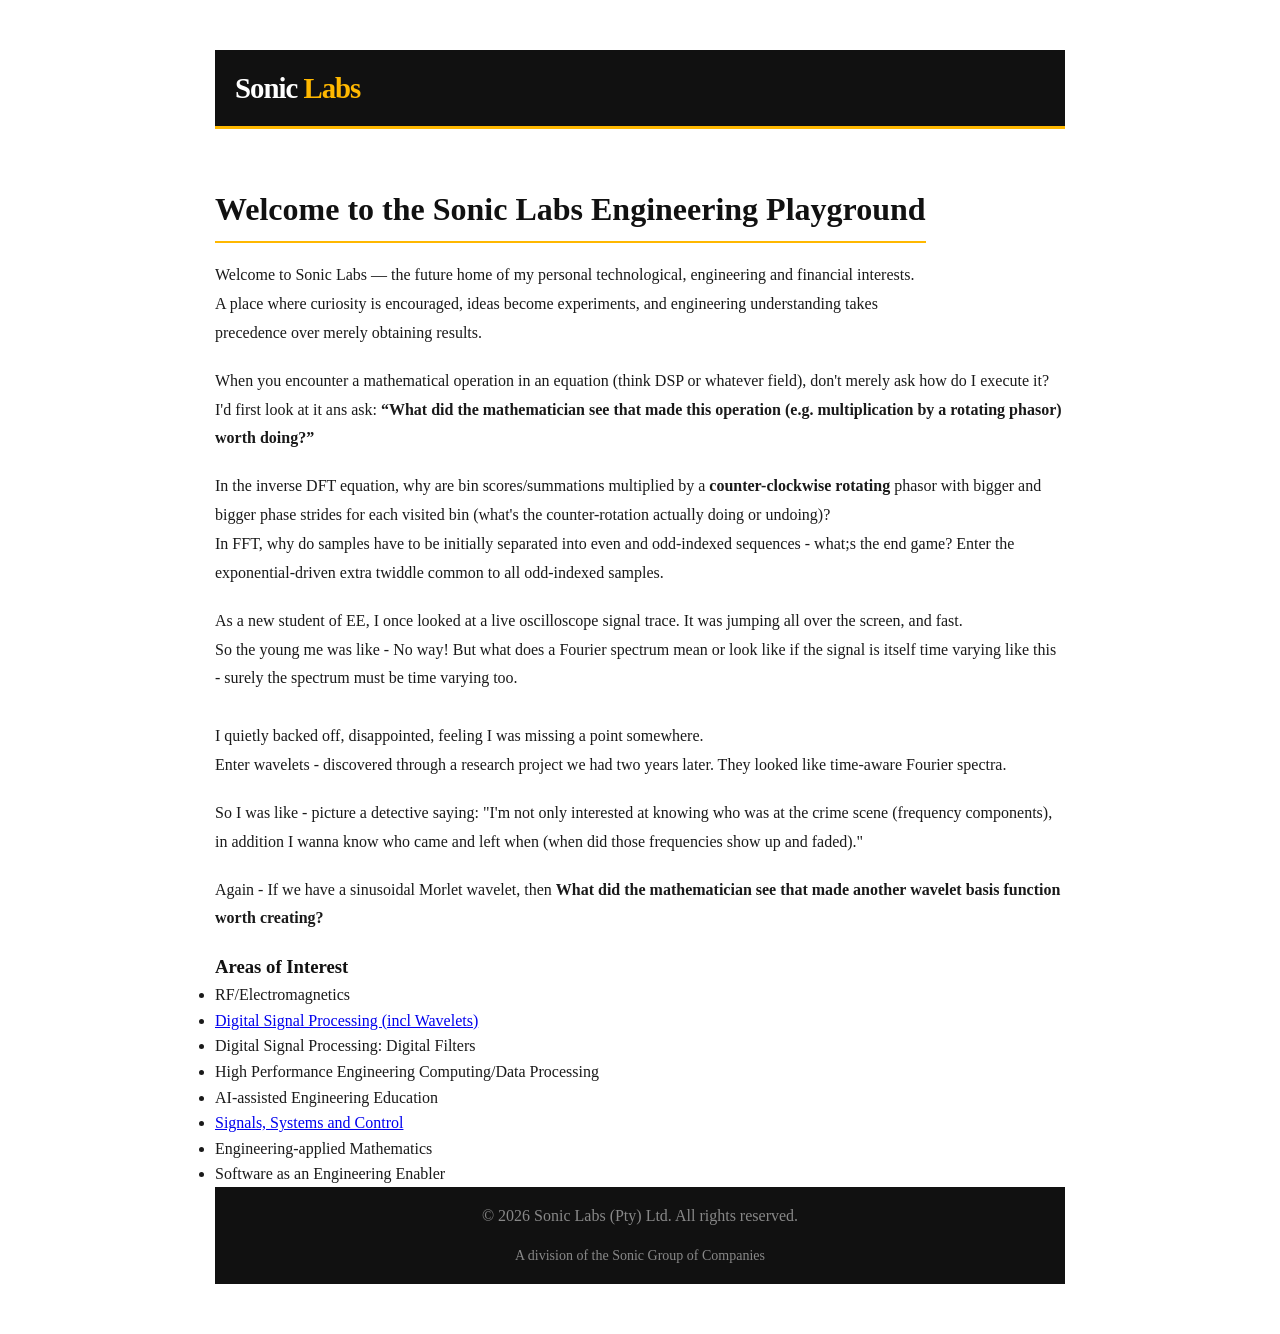
<file: index.html>
<!DOCTYPE html>
<html lang="en">
<head>
  <meta charset="UTF-8">
  <meta name="viewport" content="width=device-width, initial-scale=1.0">
  <title>Sonic Labs | Science & Engineering Playground</title>
  <link rel="stylesheet" href="css/soniclabs.css">
</head>
<body>
  <header class="site-header">
    <div class="container">
      <nav>
        <div class="logo">Sonic <span>Labs</span></div>
        <div class="nav-links">
          <!--
            <a href="/experiments/dynamic-table.html">Dynamic Table Demo</a>
            <a href="/experiments/thanks.html">Thank You Page Demo</a>
            <a href="/experiments/contact.html">Contact Form Demo</a>
            <a href="/experiments/dynamic-table.html">table-test</a>     
          -->
        </div>
      </nav>
    </div>
  </header>

  <main>
    <h2>Welcome to the Sonic Labs Engineering Playground</h2>
    <p>
      Welcome to Sonic Labs — the future home of my personal technological, engineering and financial interests.<br>
      
      A place where curiosity is encouraged, ideas become experiments, and engineering understanding takes <br>
      precedence over merely obtaining results.
    </p>
            
      <p>
      When you encounter a mathematical operation in an equation (think DSP or whatever field), don't merely ask how do I execute it? I'd first look at it ans ask: <strong>“What did the mathematician see that made this operation (e.g. multiplication by a rotating phasor) worth doing?”</strong>
      <p>   
    <p> 
      In the inverse DFT equation, why are bin scores/summations multiplied by a <strong>counter-clockwise rotating</strong> phasor with bigger and bigger phase strides for each visited bin (what's the counter-rotation actually doing or undoing)?<br>
      In FFT, why do samples have to be initially separated into even and odd-indexed sequences - what;s the end game? Enter the exponential-driven extra twiddle common to all odd-indexed samples.
    </p>
    <p>As a new student of EE, I once looked at a live oscilloscope signal trace. It was jumping all over the screen, and fast.<br>
    So the young me was like - No way! But what does a Fourier spectrum mean or look like if the signal is itself time varying like this - surely the spectrum must be time varying too.
      <br><br>I quietly backed off, disappointed, feeling I was missing a point somewhere.
      <br>Enter wavelets - discovered through a research project we had two years later. They looked like time-aware Fourier spectra.
      <p>So I was like - picture a detective saying: "I'm not only interested at knowing who was at the crime scene (frequency components), in addition I wanna know who came and left when (when did those frequencies show up and faded)."
      <p>Again - If we have a sinusoidal Morlet wavelet, then <strong>What did the mathematician see that made another wavelet basis function worth creating?</strong></p>
    </p>
    <h3>Areas of Interest</h3>
    <ul>
      <li><!-- a href="" -->RF/Electromagnetics</a></li>
      <li><a href="pages/dsp/">Digital Signal Processing (incl Wavelets)</a></li>      
      <li><!-- a href="pages/dsp/filtering" -->Digital Signal Processing: Digital Filters</a></li>      
      <li><!-- a href="" -->High Performance Engineering Computing/Data Processing</a></li>
      <li><!-- a href="" -->AI-assisted Engineering Education</a></li>
      <li><a href="pages/systems_and_control">Signals, Systems and Control</a></li>
      <li><!-- a href="" -->Engineering-applied Mathematics</a></li>
      <li><!-- a href="" -->Software as an Engineering Enabler</a></li>
    </ul>
  </main>

  <footer class="site-footer">
    <div class="container">
        <p>&copy; 2026 Sonic Labs (Pty) Ltd. All rights reserved.</p>
        <p class="group">A division of the Sonic Group of Companies</p>
    </div>
  </footer>
</body>
</html>
</file>
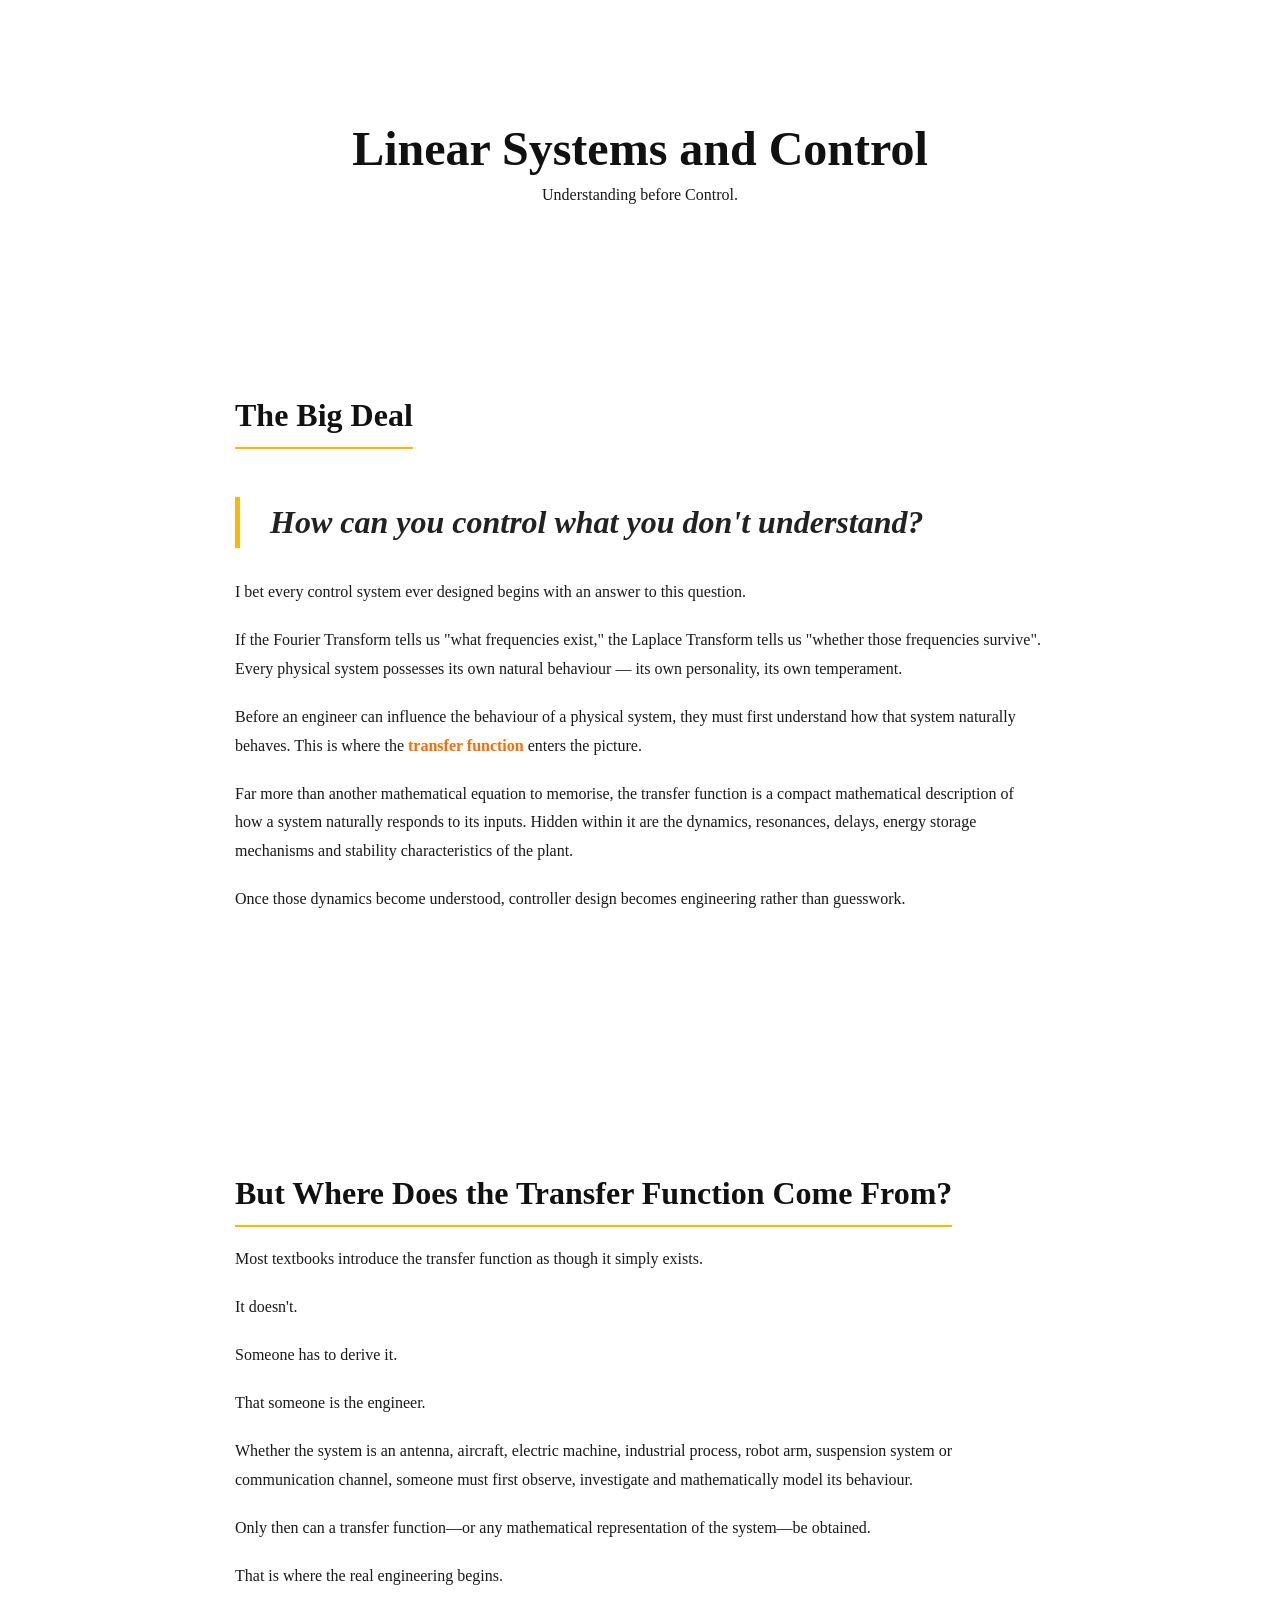
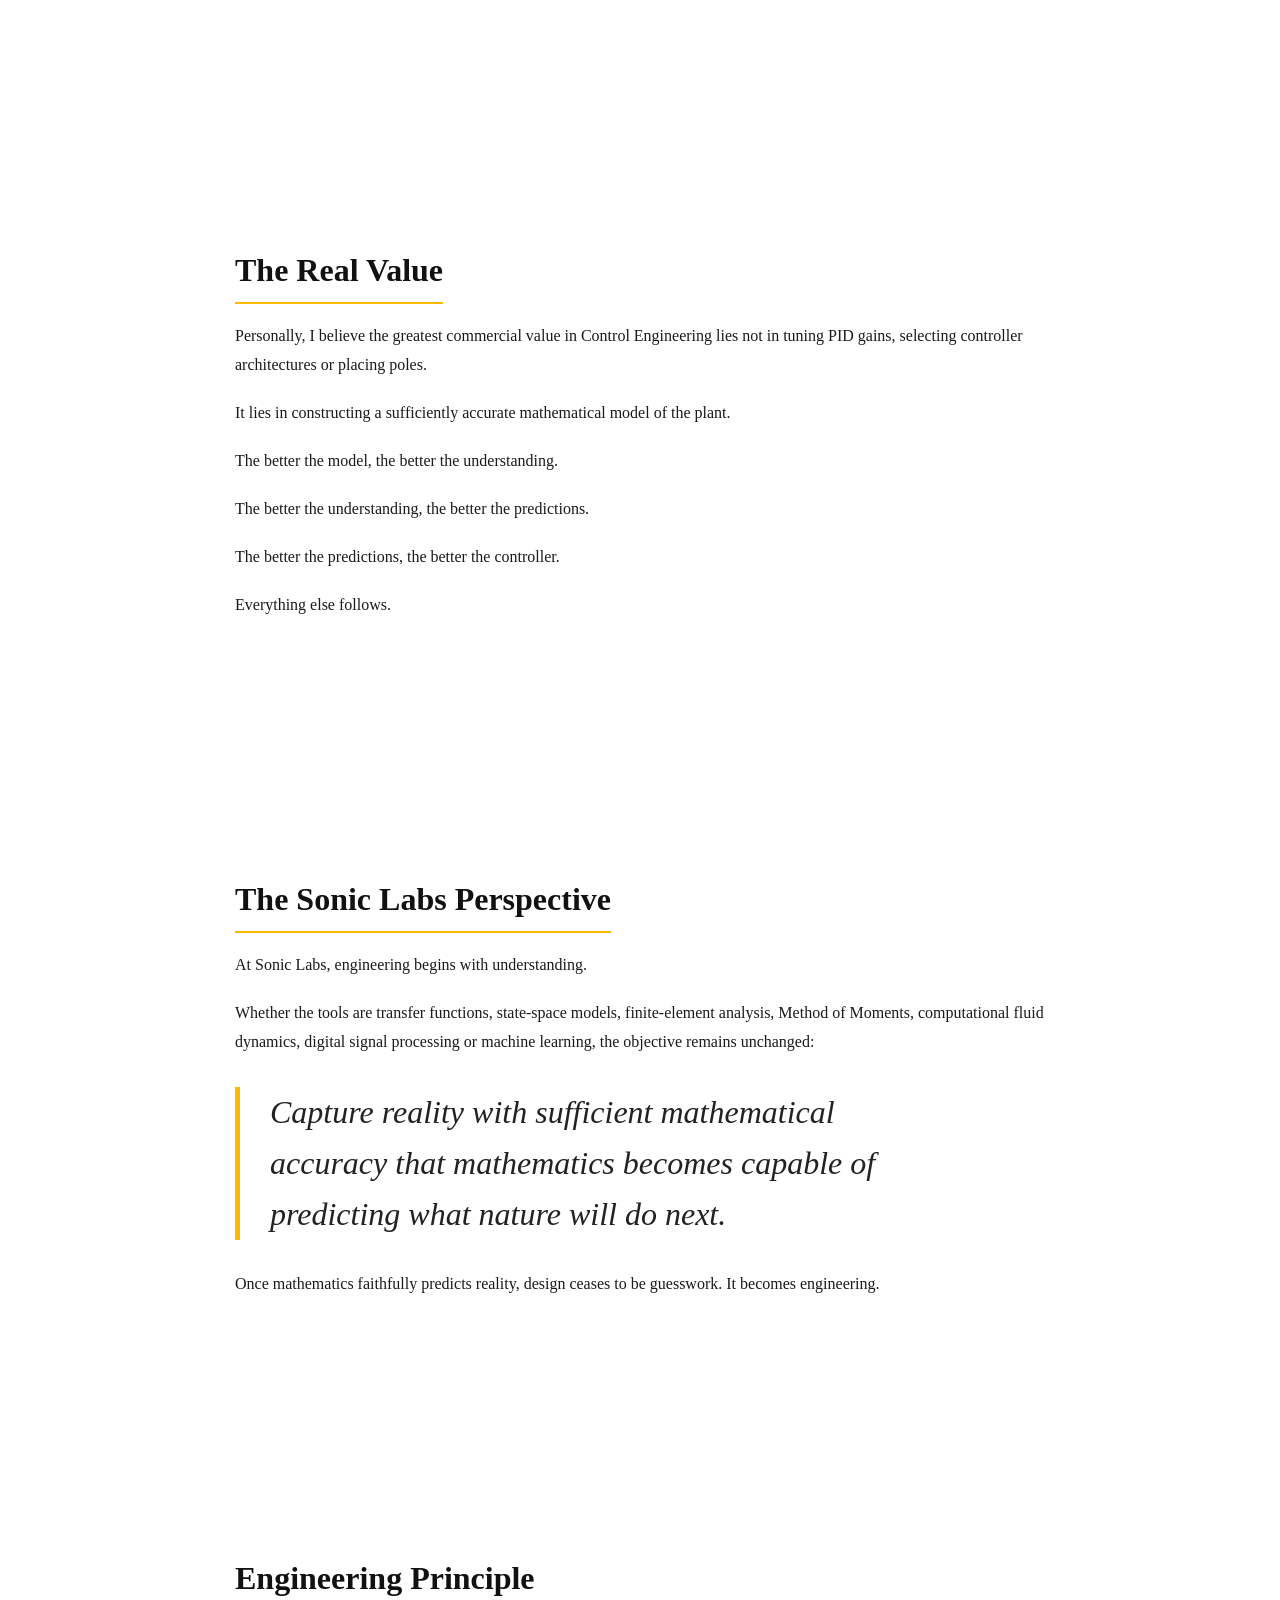
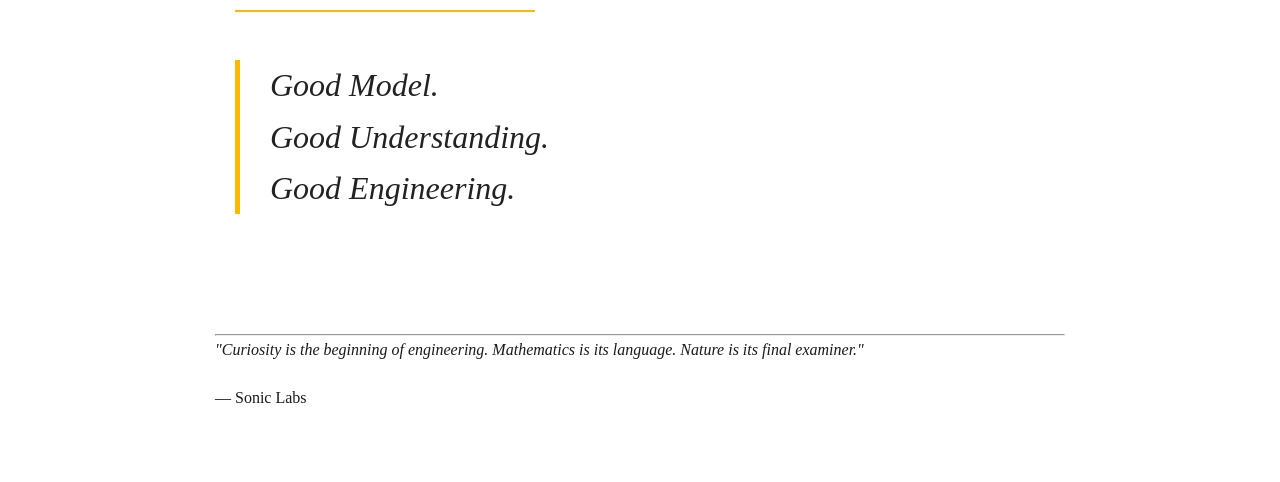
<file: pages/systems_and_control/index.html>
<!DOCTYPE html>
<html lang="en">
<head>
    <meta charset="UTF-8">
    <title>Linear Systems & Control | Sonic Labs</title>
    <meta name="viewport" content="width=device-width, initial-scale=1.0">
    <link rel="stylesheet" href="../../css/soniclabs.css">
</head>

<body>

<section class="page-header">
    <h1>Linear Systems and Control</h1>
    <p class="subtitle">
        Understanding before Control.
    </p>
</section>

<section>

<h2>The Big Deal</h2>

<blockquote>
    <strong>How can you control what you don't understand?</strong>
</blockquote>

<p>
I bet every control system ever designed begins with an answer to this question.
</p>

<p>
If the Fourier Transform tells us "what frequencies exist," the Laplace Transform tells us "whether those frequencies survive".
<br>Every physical system possesses its own natural behaviour — its own personality,
its own temperament.
</p>

<p>
Before an engineer can influence the behaviour of a physical system,
they must first understand how that system naturally behaves.
This is where the <span class="keyword">transfer function</span> enters the picture.
</p>

<p>
Far more than another mathematical equation to memorise, the transfer function
is a compact mathematical description of how a system naturally responds to its
inputs. Hidden within it are the dynamics, resonances, delays, energy storage
mechanisms and stability characteristics of the plant.
</p>

<p>
Once those dynamics become understood, controller design becomes engineering
rather than guesswork.
</p>

</section>


<section>

<h2>But Where Does the Transfer Function Come From?</h2>

<p>
Most textbooks introduce the transfer function as though it simply exists.
</p>

<p>
It doesn't.
</p>

<p>
Someone has to derive it.
</p>

<p>
That someone is the engineer.
</p>

<p>
Whether the system is an antenna, aircraft, electric machine,
industrial process, robot arm, suspension system or communication channel,
someone must first observe, investigate and mathematically model its behaviour.
</p>

<p>
Only then can a transfer function—or any mathematical representation of the
system—be obtained.
</p>

<p>
That is where the real engineering begins.
</p>

</section>


<section>

<h2>The Real Value</h2>

<p>
Personally, I believe the greatest commercial value in Control Engineering lies
not in tuning PID gains, selecting controller architectures or placing poles.
</p>

<p>
It lies in constructing a sufficiently accurate mathematical model of the plant.
</p>

<p>
The better the model, the better the understanding.
</p>

<p>
The better the understanding, the better the predictions.
</p>

<p>
The better the predictions, the better the controller.
</p>

<p>
Everything else follows.
</p>

</section>


<section>

<h2>The Sonic Labs Perspective</h2>

<p>
At Sonic Labs, engineering begins with understanding.
</p>

<p>
Whether the tools are transfer functions, state-space models,
finite-element analysis, Method of Moments, computational fluid dynamics,
digital signal processing or machine learning,
the objective remains unchanged:
</p>

<blockquote>

Capture reality with sufficient mathematical accuracy
that mathematics becomes capable of predicting
what nature will do next.

</blockquote>

<p>
Once mathematics faithfully predicts reality,
design ceases to be guesswork.
It becomes engineering.
</p>

</section>


<section>

<h2>Engineering Principle</h2>

<blockquote>

Good Model.<br>
Good Understanding.<br>
Good Engineering.

</blockquote>

</section>

<hr>

<footer>

<p>

<i>
"Curiosity is the beginning of engineering.
Mathematics is its language.
Nature is its final examiner."
</i>

</p>

<p>

— Sonic Labs

</p>

</footer>

</body>
</html>
</file>
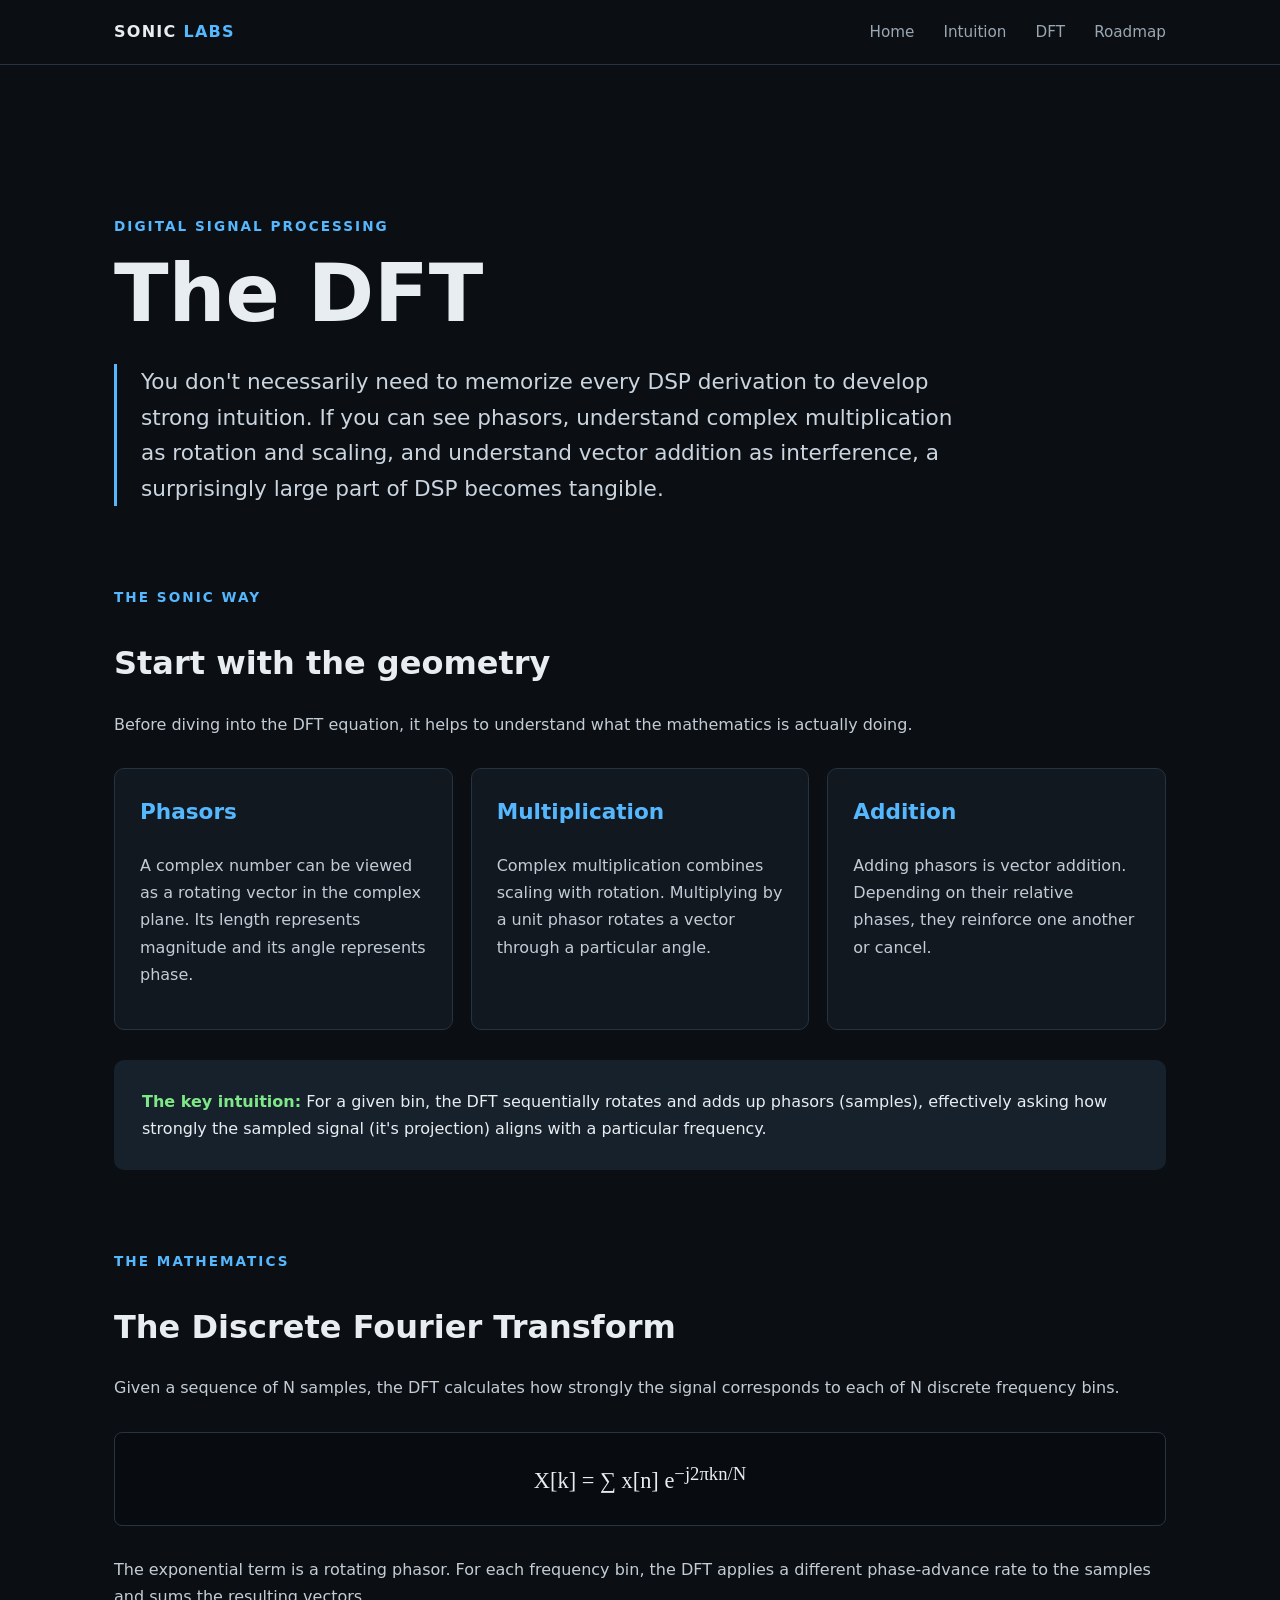
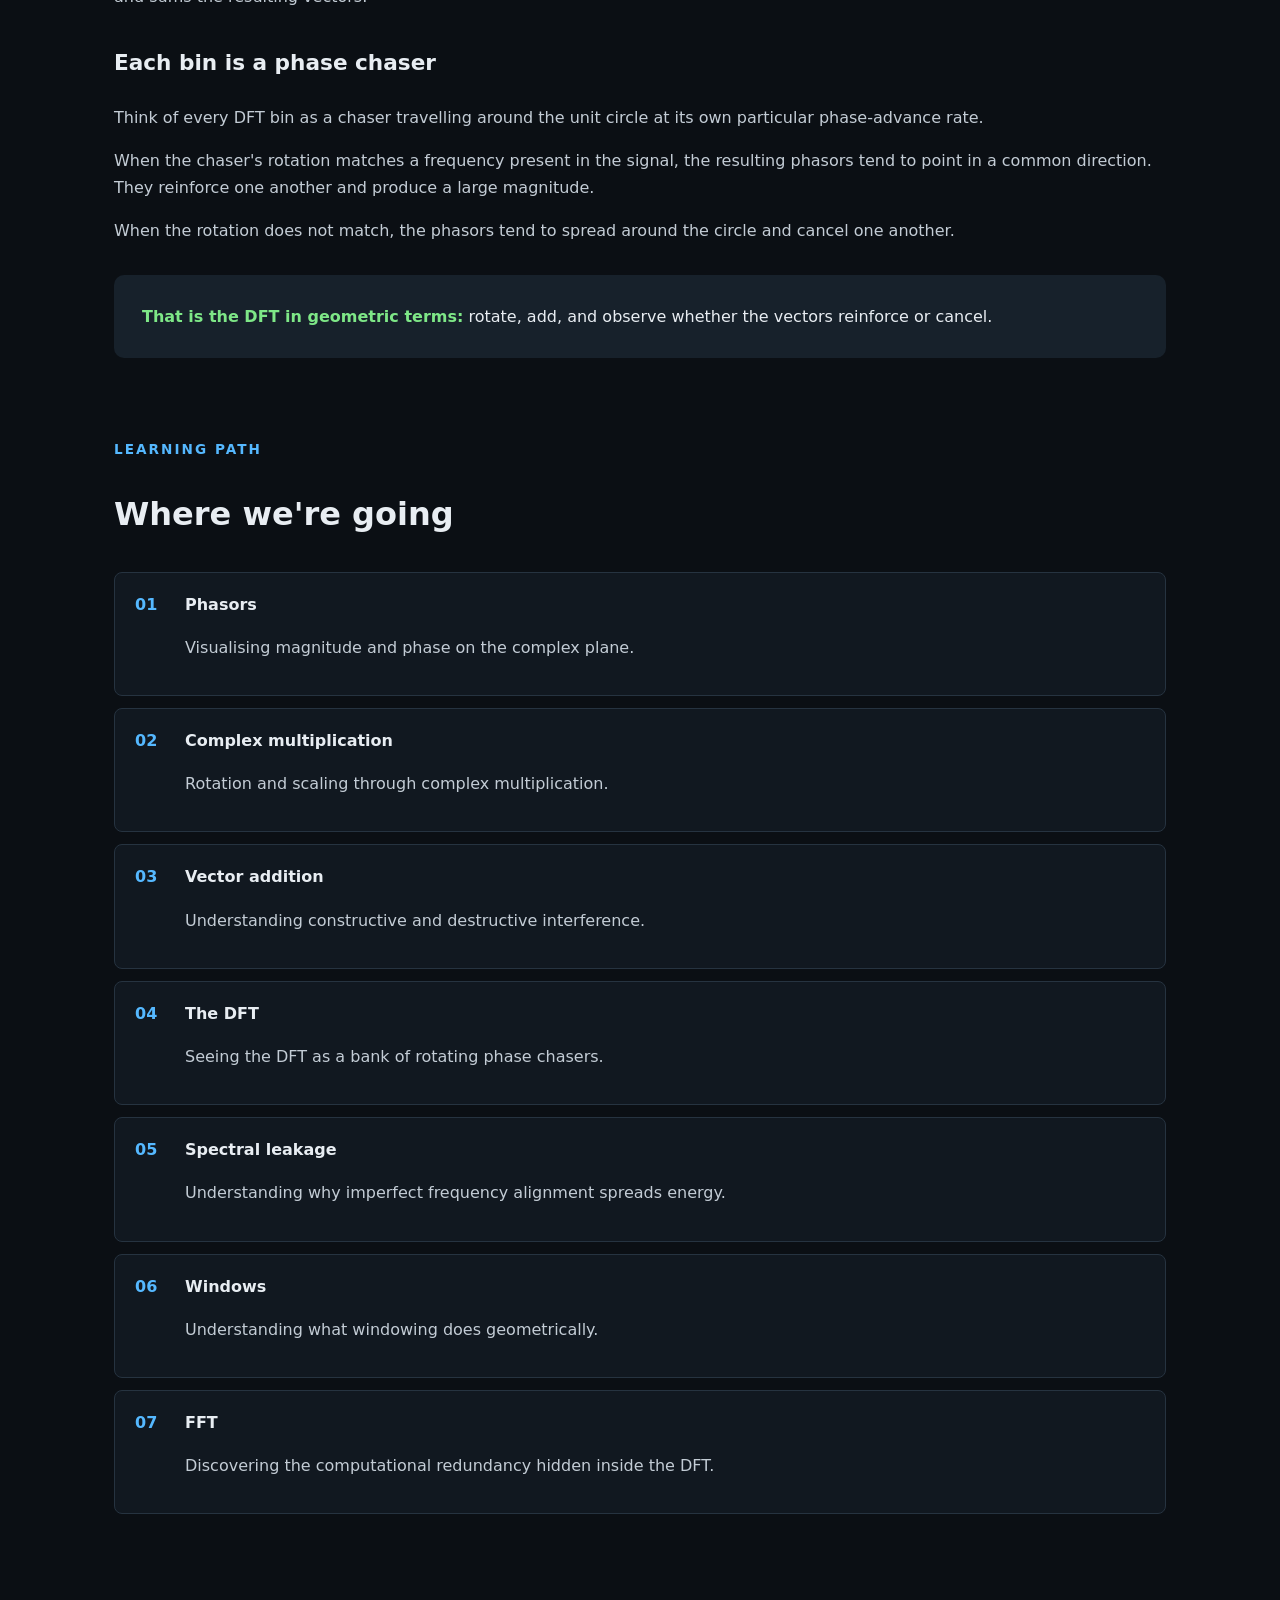
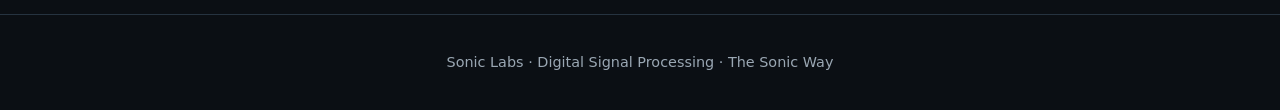
<file: pages/dsp/filtering/index.html>
<!DOCTYPE html>
<html lang="en">
<head>
    <meta charset="UTF-8">
    <meta name="viewport" content="width=device-width, initial-scale=1.0">

    <title>The DFT — Sonic Labs</title>

    <meta name="description"
          content="The Sonic Way to understanding the Discrete Fourier Transform through phasors, rotation, scaling and interference.">

    <style>
        :root {
            --bg: #0b0f14;
            --surface: #111820;
            --surface-light: #17212b;
            --text: #e8edf2;
            --muted: #9aa7b3;
            --accent: #55b8ff;
            --accent-2: #7ee787;
            --border: #263340;
        }

        * {
            box-sizing: border-box;
        }

        html {
            scroll-behavior: smooth;
        }

        body {
            margin: 0;
            background: var(--bg);
            color: var(--text);
            font-family: system-ui, -apple-system, BlinkMacSystemFont,
                         "Segoe UI", sans-serif;
            line-height: 1.7;
        }

        header {
            border-bottom: 1px solid var(--border);
            background: rgba(11, 15, 20, 0.95);
        }

        .nav {
            max-width: 1100px;
            margin: auto;
            padding: 18px 24px;
            display: flex;
            justify-content: space-between;
            align-items: center;
        }

        .brand {
            font-weight: 700;
            letter-spacing: 0.08em;
        }

        .brand span {
            color: var(--accent);
        }

        nav a {
            color: var(--muted);
            text-decoration: none;
            margin-left: 24px;
            font-size: 0.95rem;
        }

        nav a:hover {
            color: var(--text);
        }

        main {
            max-width: 1100px;
            margin: auto;
            padding: 70px 24px 100px;
        }

        .hero {
            max-width: 850px;
            margin-bottom: 70px;
        }

        .eyebrow {
            color: var(--accent);
            font-size: 0.85rem;
            font-weight: 700;
            letter-spacing: 0.15em;
            text-transform: uppercase;
            margin-bottom: 14px;
        }

        h1 {
            font-size: clamp(2.8rem, 7vw, 5rem);
            line-height: 1.05;
            margin: 0 0 28px;
        }

        .preamble {
            font-size: 1.35rem;
            line-height: 1.65;
            color: #cbd5df;
            border-left: 3px solid var(--accent);
            padding-left: 24px;
        }

        section {
            margin-top: 80px;
        }

        h2 {
            font-size: 2rem;
            margin-bottom: 20px;
        }

        h3 {
            font-size: 1.35rem;
            margin-top: 35px;
        }

        p {
            color: #c3ccd5;
        }

        .concept-grid {
            display: grid;
            grid-template-columns: repeat(3, 1fr);
            gap: 18px;
            margin-top: 30px;
        }

        .card {
            background: var(--surface);
            border: 1px solid var(--border);
            border-radius: 10px;
            padding: 25px;
        }

        .card h3 {
            margin-top: 0;
            color: var(--accent);
        }

        .formula {
            margin: 30px 0;
            padding: 25px;
            background: #080c10;
            border: 1px solid var(--border);
            border-radius: 8px;
            overflow-x: auto;
            text-align: center;
            font-family: "Times New Roman", serif;
            font-size: 1.4rem;
        }

        .idea {
            background: var(--surface-light);
            border-radius: 10px;
            padding: 28px;
            margin-top: 30px;
        }

        .idea strong {
            color: var(--accent-2);
        }

        .roadmap {
            display: grid;
            gap: 12px;
            margin-top: 30px;
        }

        .roadmap-item {
            display: flex;
            gap: 20px;
            align-items: baseline;
            padding: 18px 20px;
            background: var(--surface);
            border: 1px solid var(--border);
            border-radius: 8px;
        }

        .number {
            color: var(--accent);
            font-weight: 700;
            min-width: 30px;
        }

        footer {
            border-top: 1px solid var(--border);
            padding: 35px 24px;
            color: var(--muted);
            text-align: center;
            font-size: 0.9rem;
        }

        @media (max-width: 750px) {
            .concept-grid {
                grid-template-columns: 1fr;
            }

            nav a {
                margin-left: 12px;
            }

            .preamble {
                font-size: 1.15rem;
            }
        }
    </style>
</head>

<body>

<header>
    <div class="nav">
        <div class="brand">SONIC <span>LABS</span></div>

        <nav>
            <a href="../index.html">Home</a>
            <a href="#intuition">Intuition</a>
            <a href="#dft">DFT</a>
            <a href="#roadmap">Roadmap</a>
        </nav>
    </div>
</header>

<main>

    <section class="hero">

        <div class="eyebrow">Digital Signal Processing</div>

        <h1>The DFT</h1>

        <p class="preamble">
            You don't necessarily need to memorize every DSP derivation
            to develop strong intuition. If you can see phasors, understand
            complex multiplication as rotation and scaling, and understand
            vector addition as interference, a surprisingly large part of
            DSP becomes tangible.
        </p>

    </section>


    <section id="intuition">

        <div class="eyebrow">The Sonic Way</div>

        <h2>Start with the geometry</h2>

        <p>
            Before diving into the DFT equation, it helps to understand
            what the mathematics is actually doing.
        </p>

        <div class="concept-grid">

            <div class="card">
                <h3>Phasors</h3>
                <p>
                    A complex number can be viewed as a rotating vector
                    in the complex plane. Its length represents magnitude
                    and its angle represents phase.
                </p>
            </div>

            <div class="card">
                <h3>Multiplication</h3>
                <p>
                    Complex multiplication combines scaling with rotation.
                    Multiplying by a unit phasor rotates a vector through
                    a particular angle.
                </p>
            </div>

            <div class="card">
                <h3>Addition</h3>
                <p>
                    Adding phasors is vector addition. Depending on their
                    relative phases, they reinforce one another or cancel.
                </p>
            </div>

        </div>

        <div class="idea">
            <strong>The key intuition:</strong>
            For a given bin, the DFT sequentially rotates and adds up phasors (samples), effectively asking how strongly
            the sampled signal (it's projection) aligns with a particular frequency.
        </div>

    </section>


    <section id="dft">

        <div class="eyebrow">The Mathematics</div>

        <h2>The Discrete Fourier Transform</h2>

        <p>
            Given a sequence of N samples, the DFT calculates how strongly
            the signal corresponds to each of N discrete frequency bins.
        </p>

        <div class="formula">
            X[k] = ∑ x[n] e<sup>−j2πkn/N</sup>
        </div>

        <p>
            The exponential term is a rotating phasor. For each frequency
            bin, the DFT applies a different phase-advance rate to the
            samples and sums the resulting vectors.
        </p>

        <h3>Each bin is a phase chaser</h3>

        <p>
            Think of every DFT bin as a chaser travelling around the unit
            circle at its own particular phase-advance rate.
        </p>

        <p>
            When the chaser's rotation matches a frequency present in the
            signal, the resulting phasors tend to point in a common
            direction. They reinforce one another and produce a large
            magnitude.
        </p>

        <p>
            When the rotation does not match, the phasors tend to spread
            around the circle and cancel one another.
        </p>

        <div class="idea">
            <strong>That is the DFT in geometric terms:</strong>
            rotate, add, and observe whether the vectors reinforce or
            cancel.
        </div>

    </section>


    <section id="roadmap">

        <div class="eyebrow">Learning Path</div>

        <h2>Where we're going</h2>

        <div class="roadmap">

            <div class="roadmap-item">
                <div class="number">01</div>
                <div>
                    <strong>Phasors</strong>
                    <p>Visualising magnitude and phase on the complex plane.</p>
                </div>
            </div>

            <div class="roadmap-item">
                <div class="number">02</div>
                <div>
                    <strong>Complex multiplication</strong>
                    <p>Rotation and scaling through complex multiplication.</p>
                </div>
            </div>

            <div class="roadmap-item">
                <div class="number">03</div>
                <div>
                    <strong>Vector addition</strong>
                    <p>Understanding constructive and destructive interference.</p>
                </div>
            </div>

            <div class="roadmap-item">
                <div class="number">04</div>
                <div>
                    <strong>The DFT</strong>
                    <p>Seeing the DFT as a bank of rotating phase chasers.</p>
                </div>
            </div>

            <div class="roadmap-item">
                <div class="number">05</div>
                <div>
                    <strong>Spectral leakage</strong>
                    <p>Understanding why imperfect frequency alignment spreads energy.</p>
                </div>
            </div>

            <div class="roadmap-item">
                <div class="number">06</div>
                <div>
                    <strong>Windows</strong>
                    <p>Understanding what windowing does geometrically.</p>
                </div>
            </div>

            <div class="roadmap-item">
                <div class="number">07</div>
                <div>
                    <strong>FFT</strong>
                    <p>Discovering the computational redundancy hidden inside the DFT.</p>
                </div>
            </div>

        </div>

    </section>

</main>

<footer>
    Sonic Labs · Digital Signal Processing · The Sonic Way
</footer>

</body>
</html>
</file>
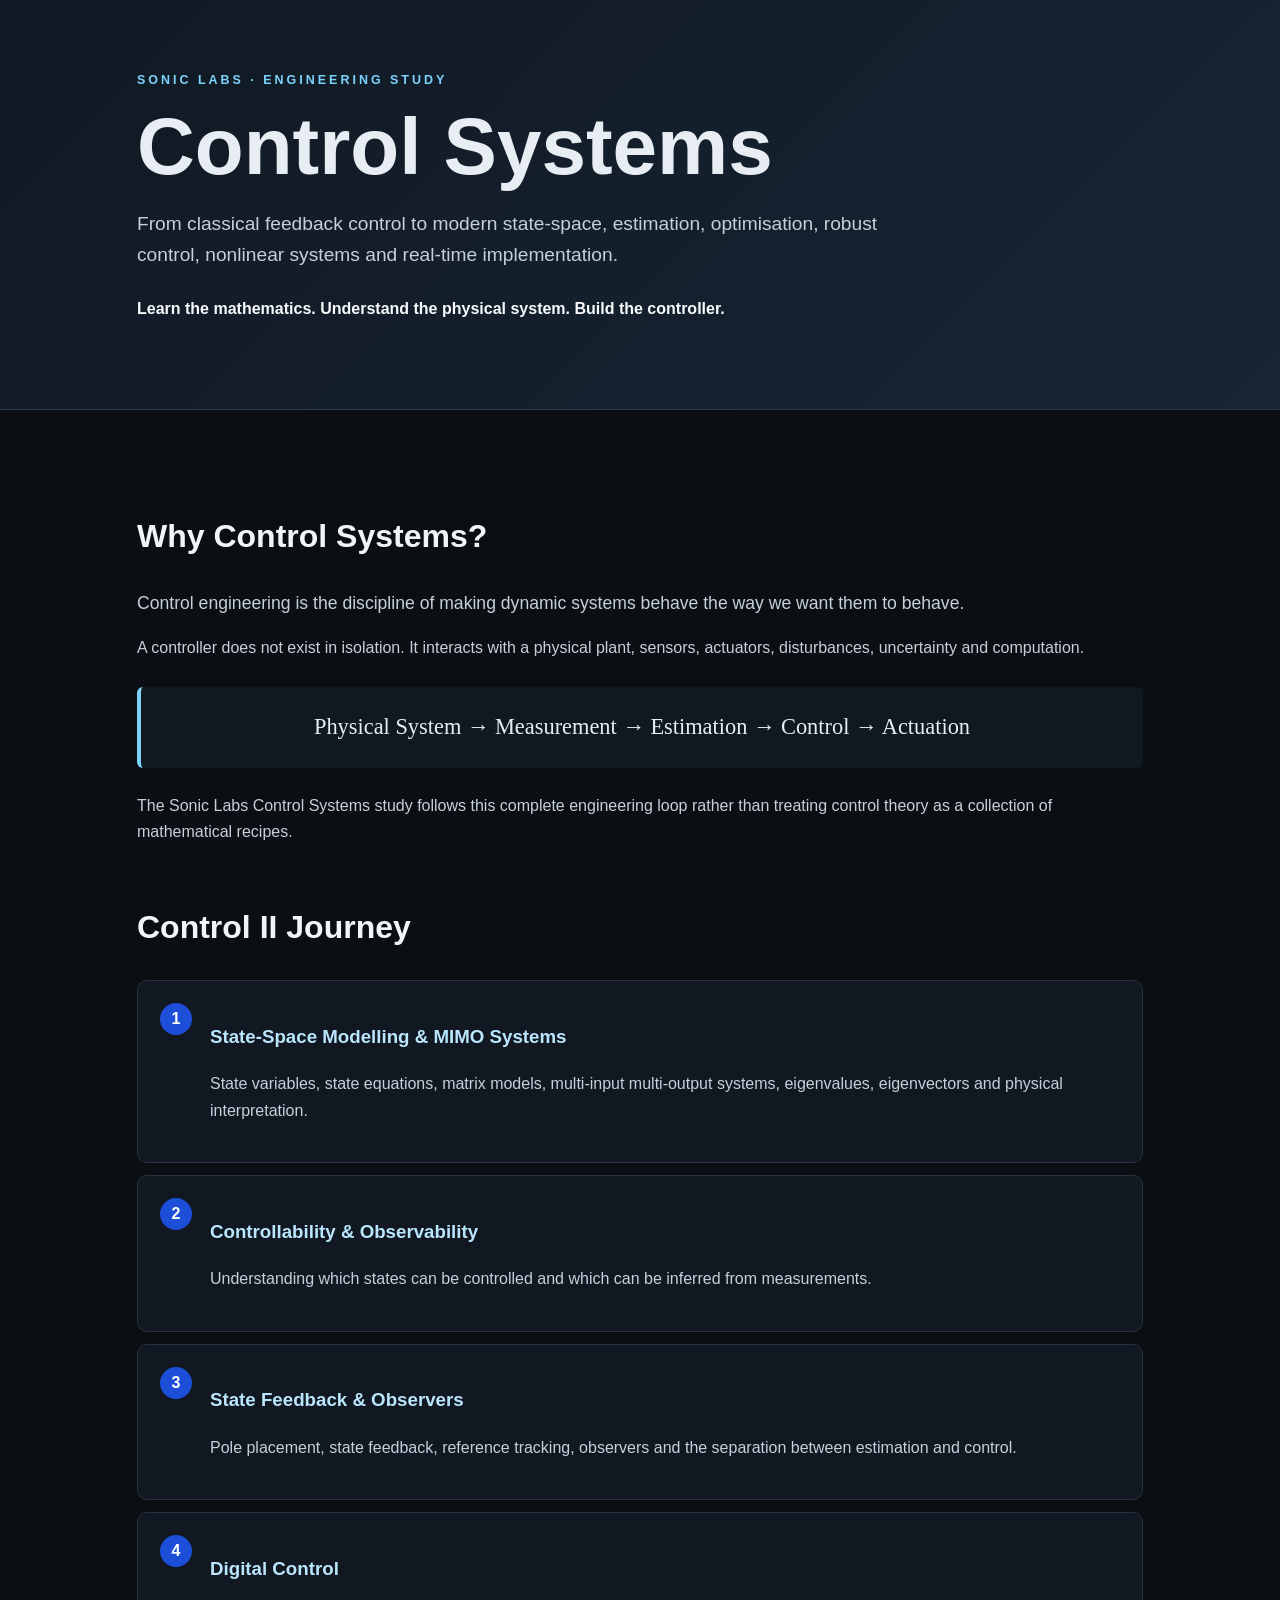
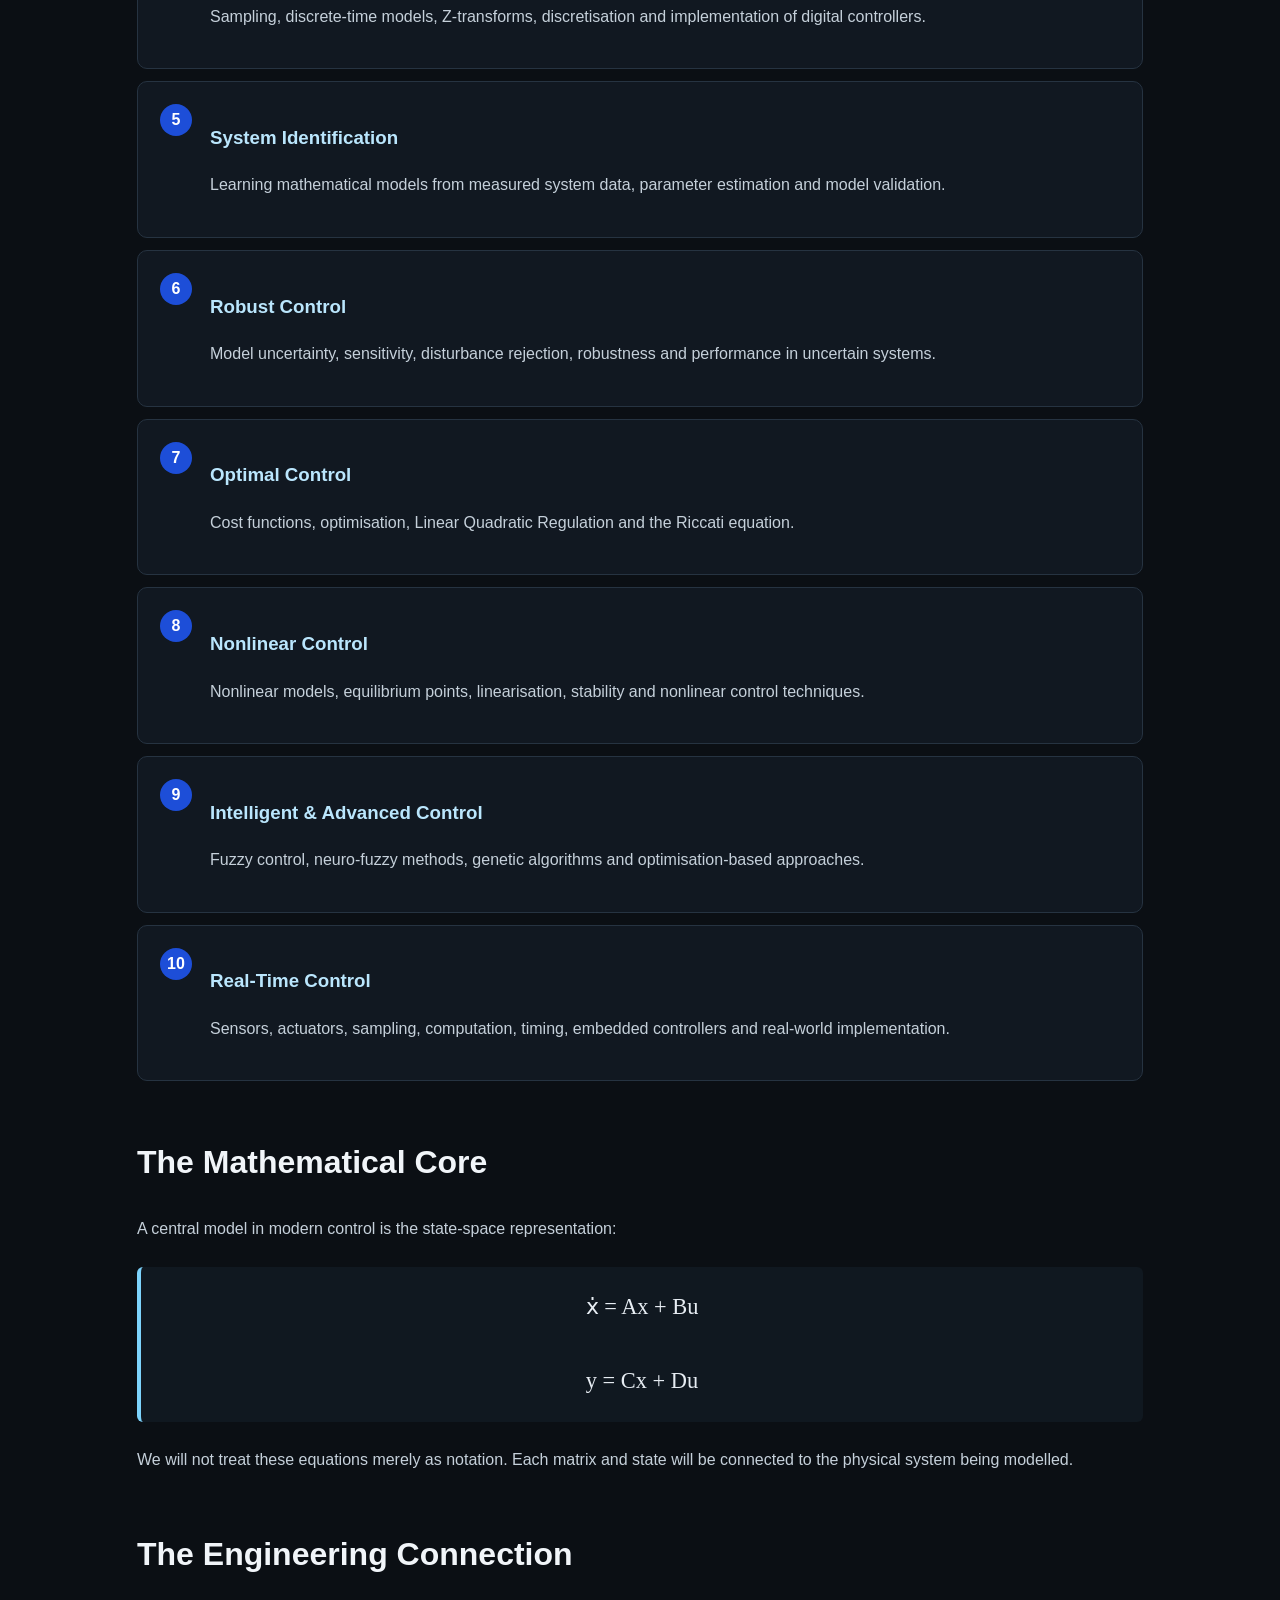
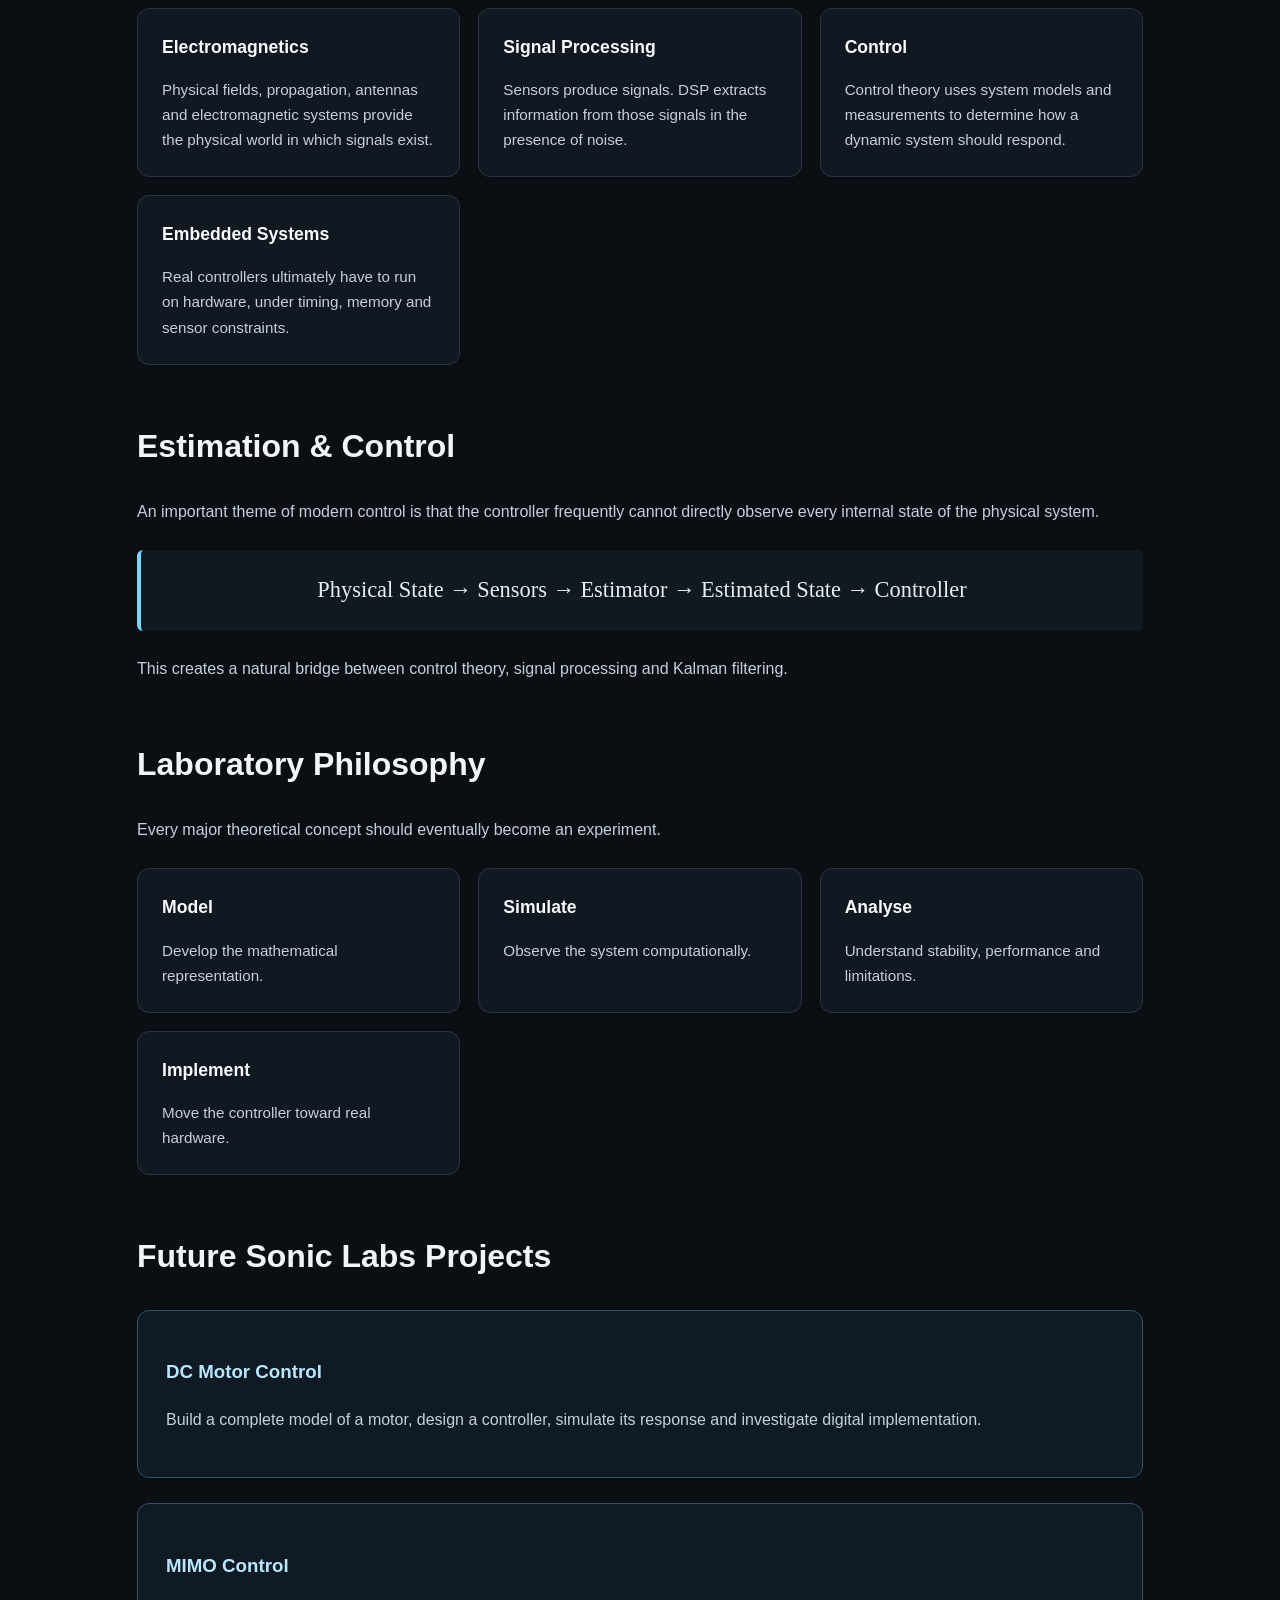
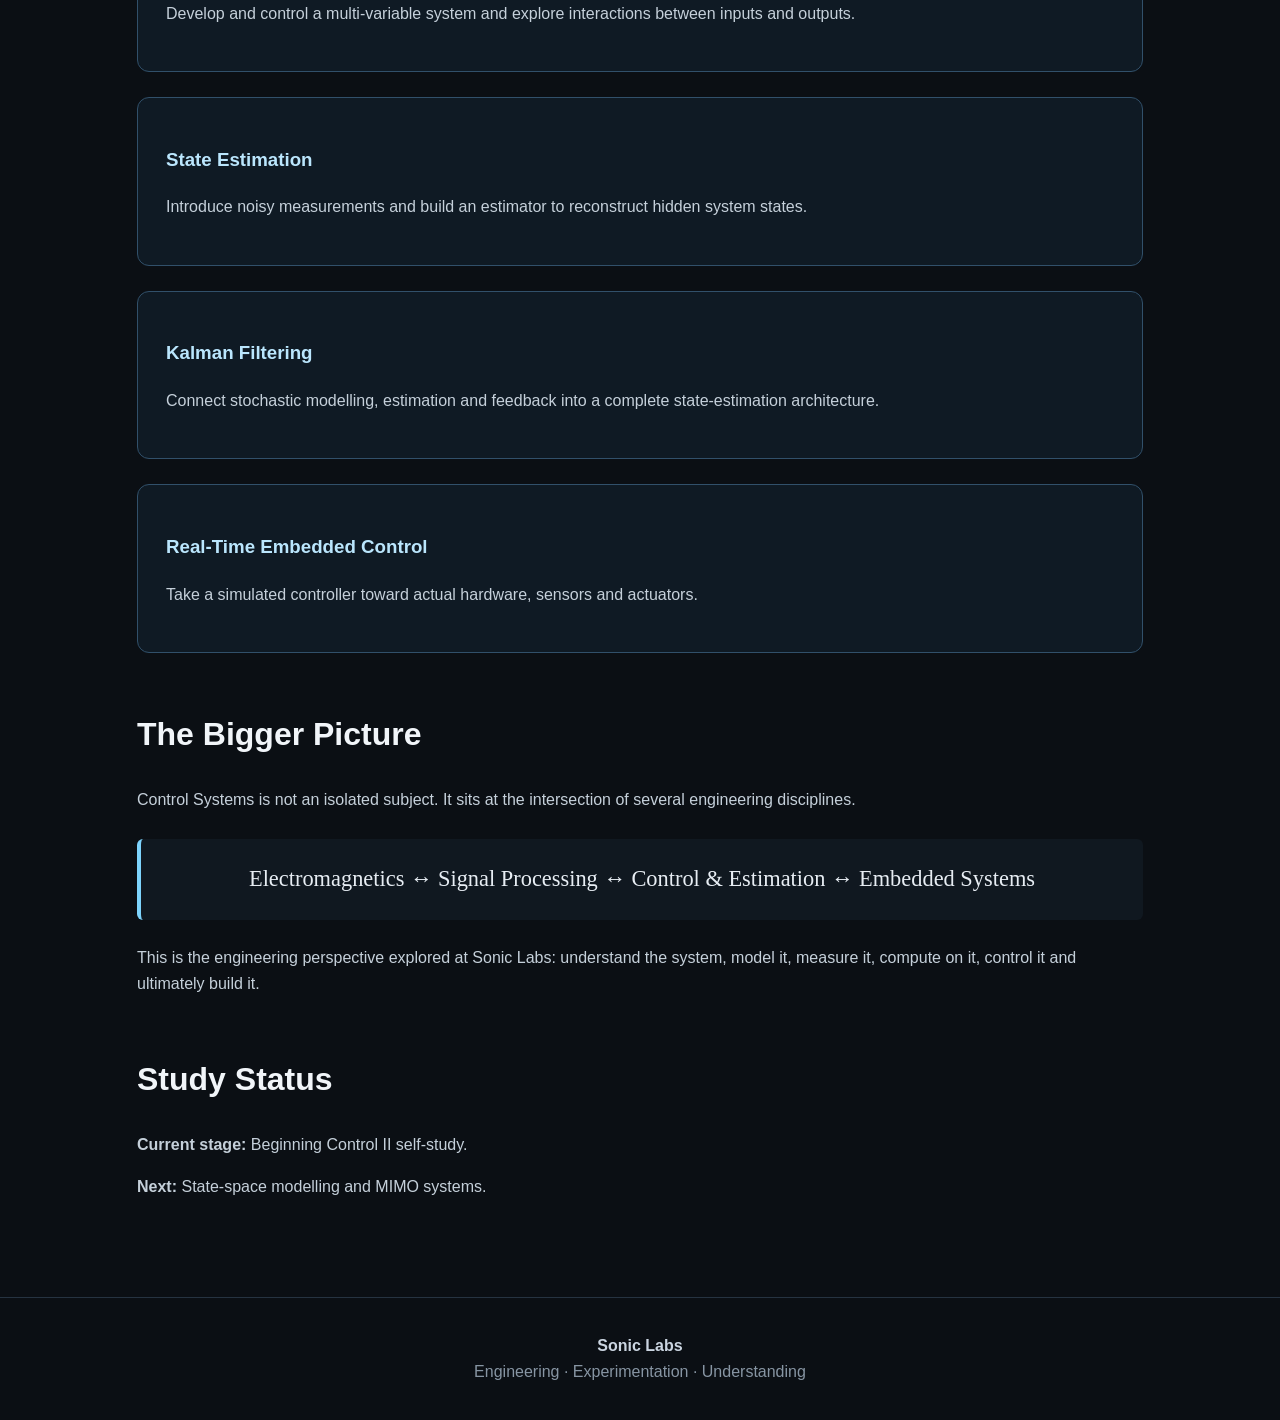
<file: control.html>
<!DOCTYPE html>
<html lang="en">
<head>
    <meta charset="UTF-8">
    <meta name="viewport" content="width=device-width, initial-scale=1.0">

    <title>Control Systems | Sonic Labs</title>

    <meta name="description"
          content="Sonic Labs Control Systems — an independent engineering study of modern control, modelling, estimation, optimisation and real-time systems.">

    <style>
        * {
            box-sizing: border-box;
        }

        body {
            margin: 0;
            font-family: Arial, Helvetica, sans-serif;
            line-height: 1.65;
            background: #0b0f14;
            color: #e7edf3;
        }

        header {
            padding: 70px 24px;
            background: linear-gradient(135deg, #101923, #172534);
            border-bottom: 1px solid #2b3947;
        }

        .container {
            max-width: 1050px;
            margin: auto;
            padding: 0 22px;
        }

        .eyebrow {
            text-transform: uppercase;
            letter-spacing: 3px;
            font-size: 0.78rem;
            color: #7dd3fc;
            font-weight: bold;
        }

        h1 {
            font-size: clamp(2.5rem, 8vw, 5rem);
            line-height: 1.05;
            margin: 14px 0;
        }

        h2 {
            margin-top: 55px;
            font-size: 2rem;
            color: #f1f5f9;
        }

        h3 {
            color: #bae6fd;
        }

        p {
            color: #c5d0da;
        }

        .hero-text {
            max-width: 780px;
            font-size: 1.2rem;
        }

        .tagline {
            margin-top: 25px;
            font-weight: bold;
            color: #f8fafc;
        }

        main {
            padding: 45px 0 80px;
        }

        .intro {
            font-size: 1.1rem;
            max-width: 850px;
        }

        .grid {
            display: grid;
            grid-template-columns: repeat(auto-fit, minmax(240px, 1fr));
            gap: 18px;
            margin-top: 25px;
        }

        .card {
            padding: 24px;
            background: #111821;
            border: 1px solid #263341;
            border-radius: 12px;
        }

        .card strong {
            display: block;
            margin-bottom: 8px;
            color: #f8fafc;
            font-size: 1.1rem;
        }

        .card p {
            margin-bottom: 0;
            font-size: 0.95rem;
        }

        .equation {
            margin: 25px 0;
            padding: 22px;
            text-align: center;
            font-family: Georgia, serif;
            font-size: 1.4rem;
            background: #101820;
            border-left: 4px solid #7dd3fc;
            border-radius: 6px;
        }

        .roadmap {
            counter-reset: module;
            list-style: none;
            padding: 0;
        }

        .roadmap li {
            counter-increment: module;
            position: relative;
            padding: 22px 22px 22px 72px;
            margin-bottom: 12px;
            background: #111821;
            border: 1px solid #263341;
            border-radius: 10px;
        }

        .roadmap li::before {
            content: counter(module);
            position: absolute;
            left: 22px;
            top: 22px;
            width: 32px;
            height: 32px;
            border-radius: 50%;
            background: #1d4ed8;
            color: white;
            text-align: center;
            line-height: 32px;
            font-weight: bold;
        }

        .project {
            padding: 28px;
            margin-top: 25px;
            background: #0f1a24;
            border: 1px solid #31506a;
            border-radius: 12px;
        }

        footer {
            padding: 35px 20px;
            text-align: center;
            border-top: 1px solid #263341;
            color: #8795a3;
        }

        footer strong {
            color: #cbd5e1;
        }

        @media (max-width: 600px) {
            header {
                padding: 50px 20px;
            }

            main {
                padding-top: 30px;
            }

            .roadmap li {
                padding-left: 62px;
            }
        }
    </style>
</head>

<body>

<header>
    <div class="container">

        <div class="eyebrow">Sonic Labs · Engineering Study</div>

        <h1>Control Systems</h1>

        <p class="hero-text">
            From classical feedback control to modern state-space,
            estimation, optimisation, robust control, nonlinear systems
            and real-time implementation.
        </p>

        <p class="tagline">
            Learn the mathematics. Understand the physical system.
            Build the controller.
        </p>

    </div>
</header>

<main>
<div class="container">

    <h2>Why Control Systems?</h2>

    <p class="intro">
        Control engineering is the discipline of making dynamic systems
        behave the way we want them to behave.
    </p>

    <p>
        A controller does not exist in isolation. It interacts with a
        physical plant, sensors, actuators, disturbances, uncertainty
        and computation.
    </p>

    <div class="equation">
        Physical System → Measurement → Estimation → Control → Actuation
    </div>

    <p>
        The Sonic Labs Control Systems study follows this complete
        engineering loop rather than treating control theory as a
        collection of mathematical recipes.
    </p>


    <h2>Control II Journey</h2>

    <ol class="roadmap">

        <li>
            <h3>State-Space Modelling & MIMO Systems</h3>
            <p>
                State variables, state equations, matrix models,
                multi-input multi-output systems, eigenvalues,
                eigenvectors and physical interpretation.
            </p>
        </li>

        <li>
            <h3>Controllability & Observability</h3>
            <p>
                Understanding which states can be controlled and which
                can be inferred from measurements.
            </p>
        </li>

        <li>
            <h3>State Feedback & Observers</h3>
            <p>
                Pole placement, state feedback, reference tracking,
                observers and the separation between estimation and control.
            </p>
        </li>

        <li>
            <h3>Digital Control</h3>
            <p>
                Sampling, discrete-time models, Z-transforms,
                discretisation and implementation of digital controllers.
            </p>
        </li>

        <li>
            <h3>System Identification</h3>
            <p>
                Learning mathematical models from measured system data,
                parameter estimation and model validation.
            </p>
        </li>

        <li>
            <h3>Robust Control</h3>
            <p>
                Model uncertainty, sensitivity, disturbance rejection,
                robustness and performance in uncertain systems.
            </p>
        </li>

        <li>
            <h3>Optimal Control</h3>
            <p>
                Cost functions, optimisation, Linear Quadratic Regulation
                and the Riccati equation.
            </p>
        </li>

        <li>
            <h3>Nonlinear Control</h3>
            <p>
                Nonlinear models, equilibrium points, linearisation,
                stability and nonlinear control techniques.
            </p>
        </li>

        <li>
            <h3>Intelligent & Advanced Control</h3>
            <p>
                Fuzzy control, neuro-fuzzy methods, genetic algorithms
                and optimisation-based approaches.
            </p>
        </li>

        <li>
            <h3>Real-Time Control</h3>
            <p>
                Sensors, actuators, sampling, computation, timing,
                embedded controllers and real-world implementation.
            </p>
        </li>

    </ol>


    <h2>The Mathematical Core</h2>

    <p>
        A central model in modern control is the state-space representation:
    </p>

    <div class="equation">
        ẋ = Ax + Bu
        <br><br>
        y = Cx + Du
    </div>

    <p>
        We will not treat these equations merely as notation.
        Each matrix and state will be connected to the physical system
        being modelled.
    </p>


    <h2>The Engineering Connection</h2>

    <div class="grid">

        <div class="card">
            <strong>Electromagnetics</strong>
            <p>
                Physical fields, propagation, antennas and electromagnetic
                systems provide the physical world in which signals exist.
            </p>
        </div>

        <div class="card">
            <strong>Signal Processing</strong>
            <p>
                Sensors produce signals. DSP extracts information from
                those signals in the presence of noise.
            </p>
        </div>

        <div class="card">
            <strong>Control</strong>
            <p>
                Control theory uses system models and measurements to
                determine how a dynamic system should respond.
            </p>
        </div>

        <div class="card">
            <strong>Embedded Systems</strong>
            <p>
                Real controllers ultimately have to run on hardware,
                under timing, memory and sensor constraints.
            </p>
        </div>

    </div>


    <h2>Estimation & Control</h2>

    <p>
        An important theme of modern control is that the controller
        frequently cannot directly observe every internal state of
        the physical system.
    </p>

    <div class="equation">
        Physical State → Sensors → Estimator → Estimated State → Controller
    </div>

    <p>
        This creates a natural bridge between control theory,
        signal processing and Kalman filtering.
    </p>


    <h2>Laboratory Philosophy</h2>

    <p>
        Every major theoretical concept should eventually become an
        experiment.
    </p>

    <div class="grid">

        <div class="card">
            <strong>Model</strong>
            <p>Develop the mathematical representation.</p>
        </div>

        <div class="card">
            <strong>Simulate</strong>
            <p>Observe the system computationally.</p>
        </div>

        <div class="card">
            <strong>Analyse</strong>
            <p>Understand stability, performance and limitations.</p>
        </div>

        <div class="card">
            <strong>Implement</strong>
            <p>Move the controller toward real hardware.</p>
        </div>

    </div>


    <h2>Future Sonic Labs Projects</h2>

    <div class="project">
        <h3>DC Motor Control</h3>
        <p>
            Build a complete model of a motor, design a controller,
            simulate its response and investigate digital implementation.
        </p>
    </div>

    <div class="project">
        <h3>MIMO Control</h3>
        <p>
            Develop and control a multi-variable system and explore
            interactions between inputs and outputs.
        </p>
    </div>

    <div class="project">
        <h3>State Estimation</h3>
        <p>
            Introduce noisy measurements and build an estimator to
            reconstruct hidden system states.
        </p>
    </div>

    <div class="project">
        <h3>Kalman Filtering</h3>
        <p>
            Connect stochastic modelling, estimation and feedback
            into a complete state-estimation architecture.
        </p>
    </div>

    <div class="project">
        <h3>Real-Time Embedded Control</h3>
        <p>
            Take a simulated controller toward actual hardware,
            sensors and actuators.
        </p>
    </div>


    <h2>The Bigger Picture</h2>

    <p>
        Control Systems is not an isolated subject.
        It sits at the intersection of several engineering disciplines.
    </p>

    <div class="equation">
        Electromagnetics
        ↔ Signal Processing
        ↔ Control & Estimation
        ↔ Embedded Systems
    </div>

    <p>
        This is the engineering perspective explored at Sonic Labs:
        understand the system, model it, measure it, compute on it,
        control it and ultimately build it.
    </p>


    <h2>Study Status</h2>

    <p>
        <strong>Current stage:</strong>
        Beginning Control II self-study.
    </p>

    <p>
        <strong>Next:</strong>
        State-space modelling and MIMO systems.
    </p>

</div>
</main>

<footer>
    <strong>Sonic Labs</strong><br>
    Engineering · Experimentation · Understanding
</footer>

</body>
</html>
</file>
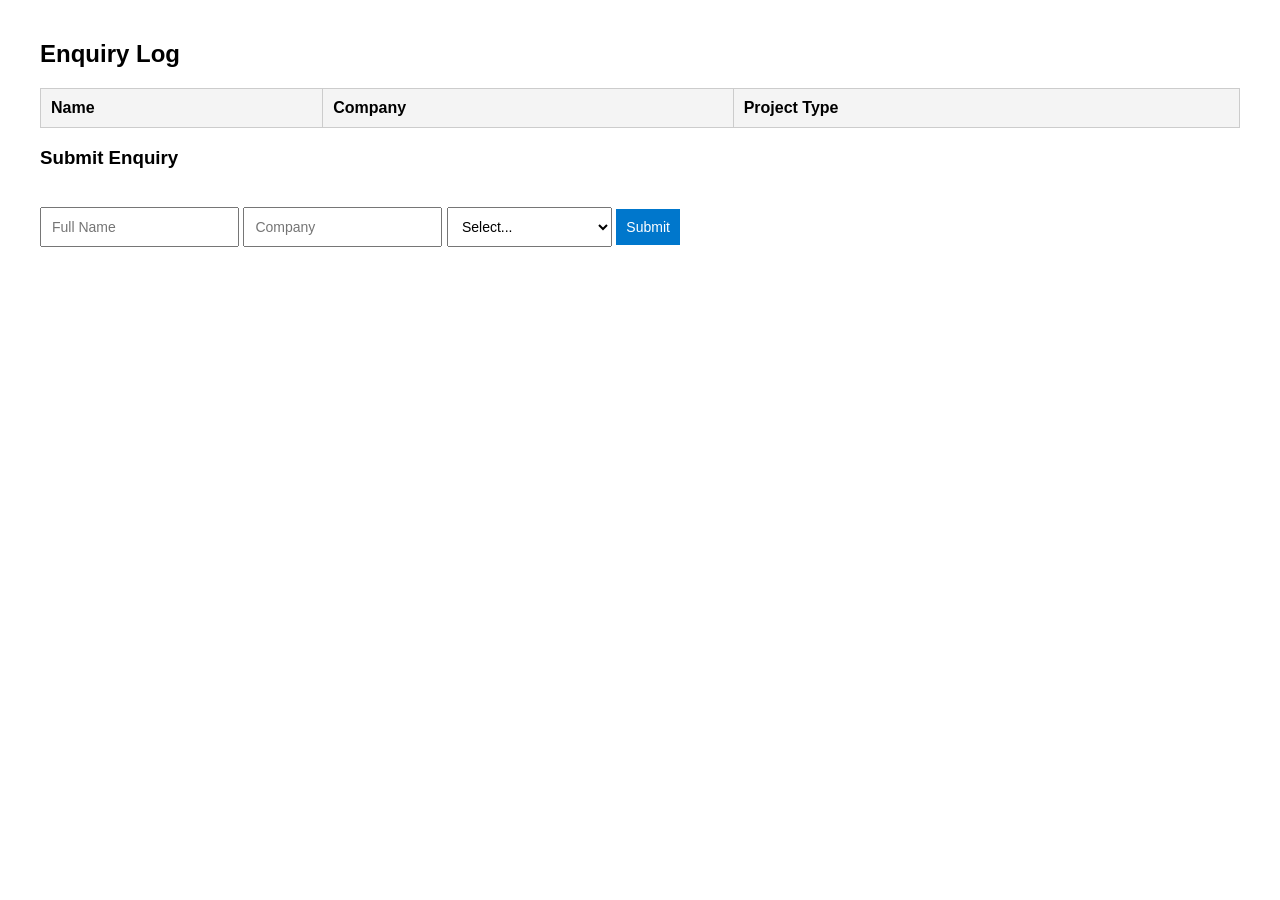
<file: experiments/dynamic-table.html>
<!DOCTYPE html>
<html lang="en">
<head>
  <meta charset="UTF-8">
  <title>Dynamic Enquiry Table</title>
  <style>
    body { font-family: Arial, sans-serif; margin: 40px; }
    table { width: 100%; border-collapse: collapse; margin-top: 20px; }
    th, td { border: 1px solid #ccc; padding: 10px; text-align: left; }
    th { background: #f4f4f4; }
    form { margin-top: 30px; }
    input, select, button { margin: 8px 0; padding: 10px; font-size: 14px; }
    button { background: #0077cc; color: #fff; border: none; cursor: pointer; }
    button:hover { background: #005fa3; }
  </style>
</head>
<body>
  <h2>Enquiry Log</h2>
  <table id="enquiryTable">
    <tr>
      <th>Name</th>
      <th>Company</th>
      <th>Project Type</th>
    </tr>
  </table>

  <h3>Submit Enquiry</h3>
  <form id="contactForm">
    <input type="text" id="name" placeholder="Full Name" required>
    <input type="text" id="company" placeholder="Company" required>
    <select id="project_type" required>
      <option value="">Select...</option>
      <option value="Maintenance">Maintenance</option>
      <option value="Fabrication">Fabrication</option>
      <option value="Shutdown">Shutdown</option>
      <option value="CAPEX Project">CAPEX Project</option>
      <option value="Vendor Registration">Vendor Registration</option>
      <option value="Other">Other</option>
    </select>
    <button type="submit">Submit</button>
  </form>

  <script>
    document.addEventListener("DOMContentLoaded", function() {
      const form = document.getElementById("contactForm");
      const table = document.getElementById("enquiryTable");

      // Load existing entries from localStorage
      const savedEntries = JSON.parse(localStorage.getItem("enquiries")) || [];
      savedEntries.forEach(entry => addRow(entry.name, entry.company, entry.project));

      form.addEventListener("submit", function(e) {
        e.preventDefault(); // stop actual submission

        const name = document.getElementById("name").value;
        const company = document.getElementById("company").value;
        const project = document.getElementById("project_type").value;

        // Add row to table
        addRow(name, company, project);

        // Save to localStorage
        savedEntries.push({ name, company, project });
        localStorage.setItem("enquiries", JSON.stringify(savedEntries));

        form.reset();
      });

      function addRow(name, company, project) {
        const row = document.createElement("tr");

        const nameCell = document.createElement("td");
        nameCell.textContent = name;

        const companyCell = document.createElement("td");
        companyCell.textContent = company;

        const projectCell = document.createElement("td");
        projectCell.textContent = project;

        row.appendChild(nameCell);
        row.appendChild(companyCell);
        row.appendChild(projectCell);

        table.appendChild(row);
      }
    });
  </script>
</body>
</html>
</file>
<file: css/soniclabs.css>
/* /assets/css/soniclabs.css */
/* Sonic Labs - Global Stylesheet */
/* Used on: public site + client portal */

:root {
  /* Brand Colors */
  --sf-dark: #111111;
  --sf-gold: #FFB800;
  --sf-gold-hover: #FFA000;
  --sf-orange: #FF6B00;
  --sf-text: #1A1A1A;
  --sf-text-light: #666666;
  --sf-text-muted: #888888;
  --sf-white: #FFFFFF;
  --sf-border: #E0E0E0;
  --sf-bg-light: #F7F7F7;
  --sf-success: #16A34A;
  
  /* Layout */
  --header-height: 64px;
  --container-width: 1200px;
  /*--font: -apple-system, BlinkMacSystemFont, 'Segoe UI', Arial, sans-serif;*/
  --font: Georgia, "Palatino Linotype", serif;
}

/* Reset & Base */
* { margin: 0; padding: 0; box-sizing: border-box; }

body { 
  font-family: var(--font);
  line-height: 1.6; 
  color: var(--sf-text);
  background: var(--sf-white);
  display: flex;
  flex-direction: column;
  min-height: 100vh;
  max-width:900px;
  margin:auto;
  padding:50px 25px;  
}

blockquote{

    max-width:700px;

    margin: 30px 0;
  
    font-size:2rem;

    font-style:italic;

    text-align:left;

    color:#222;

    border-left:5px solid var(--sf-gold);

    padding-left:30px;
}

.container { 
  max-width: var(--container-width); 
  margin: 0 auto; 
  padding: 0 20px; 
}

/* Typography */
h1, h2, h3 { color: var(--sf-dark); font-weight: 700; }
h1 { font-size: 3rem; line-height: 1.2; }
h2 {
  display: inline-block;
  font-size: 2rem;
  font-weight: 600;
  margin-top: 55px;
  margin-bottom: 18px;
  padding-bottom: 8px;
  position: relative;
  color: var(--sf-dark);
}

h2::after {
  content: '';
  position: absolute;
  bottom: 0;
  left: 0;
  width: 100%;
  height: 2px;
  background: var(--sf-gold);
}

.center-title { text-align: center; }
.center-title h2::after { left: 50%; transform: translateX(-50%); }

p {
  margin-bottom: 1.2rem;
  line-height: 1.8;
}

.page-header {
    padding: 70px 20px 35px;
    text-align: center;
}

.page-header h1{
    margin-bottom: 0.2rem;
}

.page-header .subtitle{
    margin-bottom:0;
}

/* Header - Used site-wide */
.site-header { 
  background: var(--sf-dark); 
  color: var(--sf-white); 
  padding: 15px 0;
  border-bottom: 3px solid var(--sf-gold);
  position: sticky;
  top: 0;
  z-index: 1000;
  width: 100%;
}

.site-header nav { 
  display: flex; 
  justify-content: space-between; 
  align-items: center;
}



.logo { 
  font-size: 1.8rem; 
  font-weight: 800; 
  letter-spacing: -1px; 
}

.logo span { color: var(--sf-gold); }

.nav-links { 
  display: flex; 
  gap: 30px; 
}

.nav-links a { 
  color: #ddd; 
  text-decoration: none; 
  font-weight: 500;
  font-size: 15px;
  transition: color 0.2s;
}

.nav-links a:hover, 
.nav-links a.active { color: var(--sf-gold); }

.page-content section {
    padding: 40px 0;
}

/* Buttons */
.btn {
  display: inline-block;
  background: var(--sf-gold);
  color: var(--sf-dark);
  padding: 16px 36px;
  text-decoration: none;
  border-radius: 4px;
  font-weight: 700;
  font-size: 16px;
  transition: all 0.2s;
  border: none;
  cursor: pointer;
}

.btn:hover { 
  background: var(--sf-gold-hover); 
  transform: translateY(-1px);
}

.btn-secondary {
  background: transparent;
  color: var(--sf-text);
  border: 1px solid var(--sf-border);
}

.btn-secondary:hover {
  background: var(--sf-bg-light);
}

/* Grid System */
.grid-3 {
  display: grid;
  grid-template-columns: repeat(auto-fit, minmax(320px, 1fr));
  gap: 40px;
}

/* Cards */
.card {
  background: var(--sf-white);
  padding: 35px;
  border: 1px solid var(--sf-border);
  border-top: 4px solid var(--sf-gold);
}

.card h3 { 
  margin-bottom: 15px; 
  color: var(--sf-dark); 
  font-size: 1.4rem; 
}

/* Sections */
section { padding: 90px 20px; }
main { flex: 1; }

/* Footer - Used site-wide */
.site-footer {
  background: var(--sf-dark);
  color: var(--sf-text-muted);
  padding: 15px 20px;
  text-align: center;
  margin-top: auto;
}

.site-footer a { 
  color: var(--sf-gold); 
  text-decoration: none; 
}

.site-footer a:hover {
  text-decoration: underline;
}

.site-footer .group { 
  margin-top: 20px; 
  font-size: 14px; 
}

.site-footer p {
  margin: 0.25rem 0;
  line-height: 1.3;
}

.keyword {
    color:var(--sf-orange);
    font-weight:700;
}

/* Utilities */
.text-center { text-align: center; }
.mt-1 { margin-top: 1rem; }
.mt-2 { margin-top: 2rem; }

/* Mobile */
@media (max-width: 768px) {
  h1 { font-size: 2.1rem; }
  h2 { font-size: 2rem; }
  .nav-links { 
    flex-wrap: wrap;
    gap: 15px; 
    font-size: 14px;
  }
  section { padding: 60px 20px; }
  .grid-3 { gap: 25px; }
}
</file>
